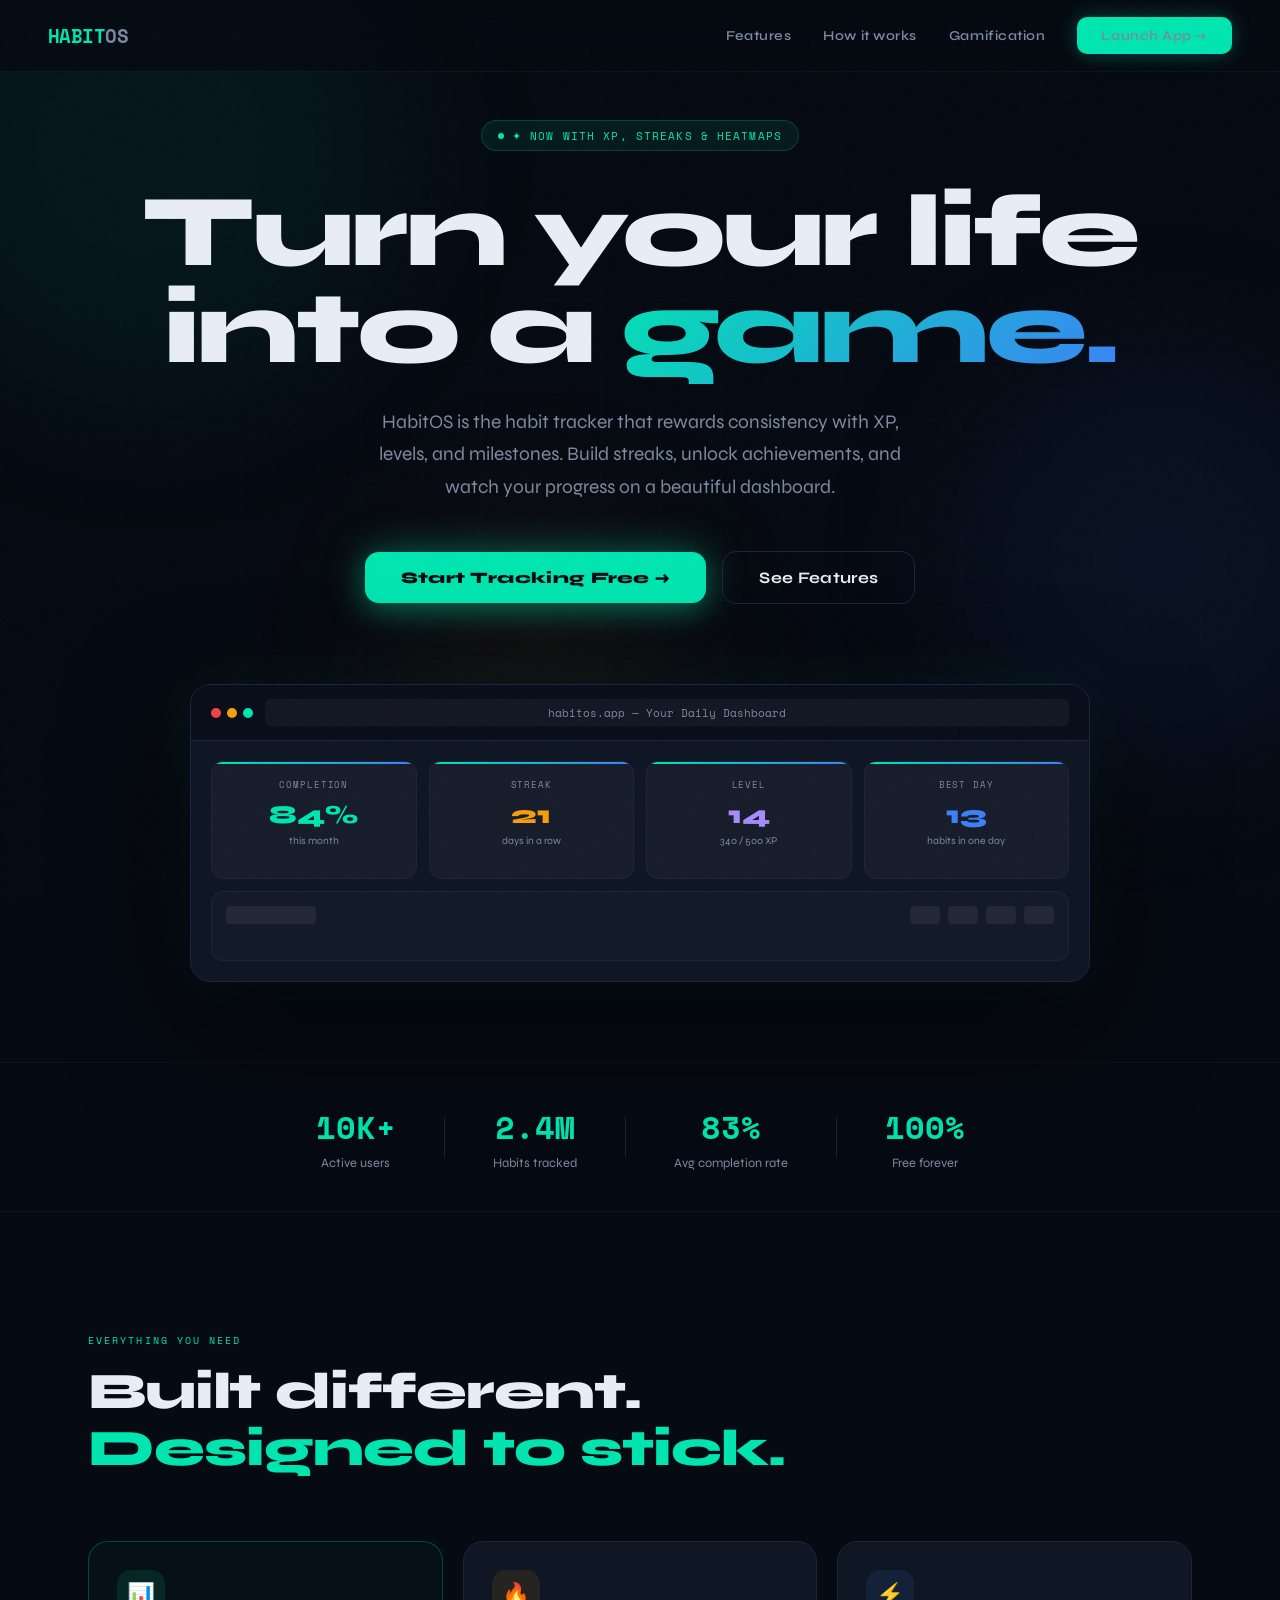
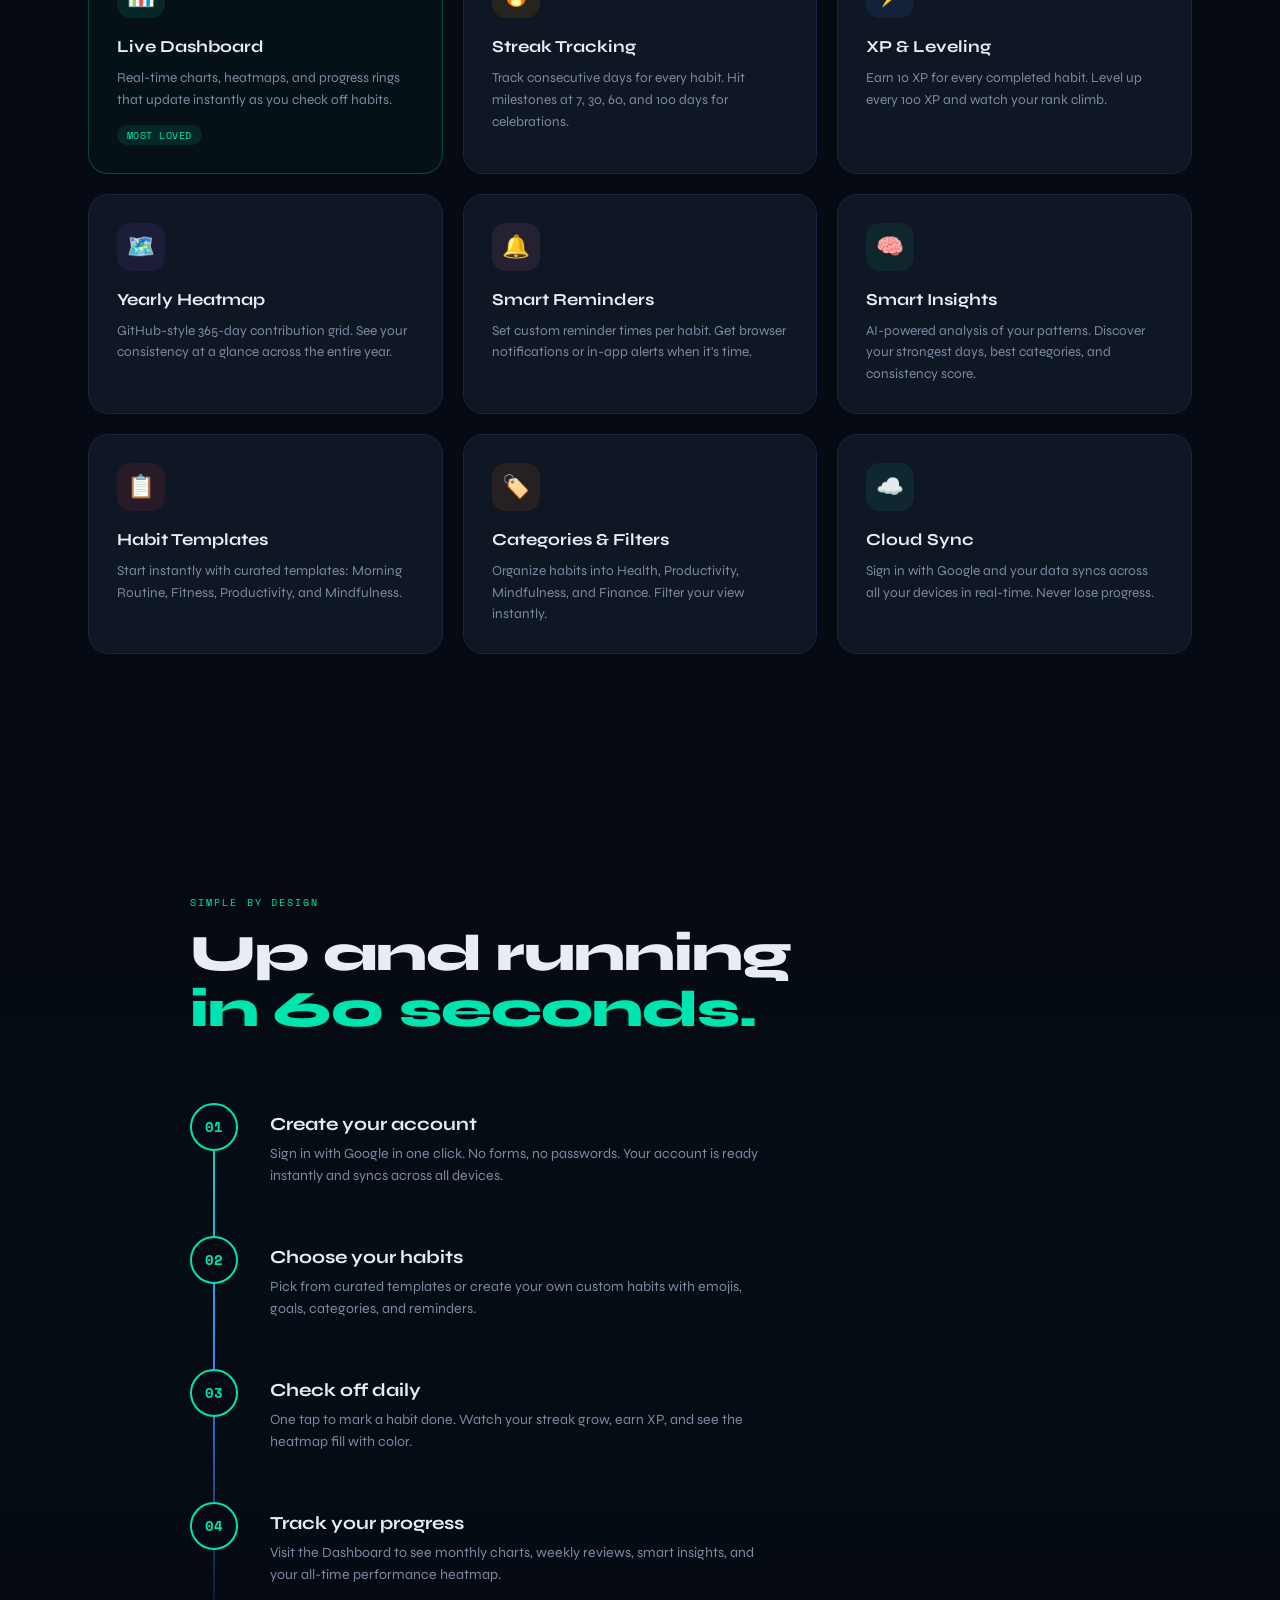
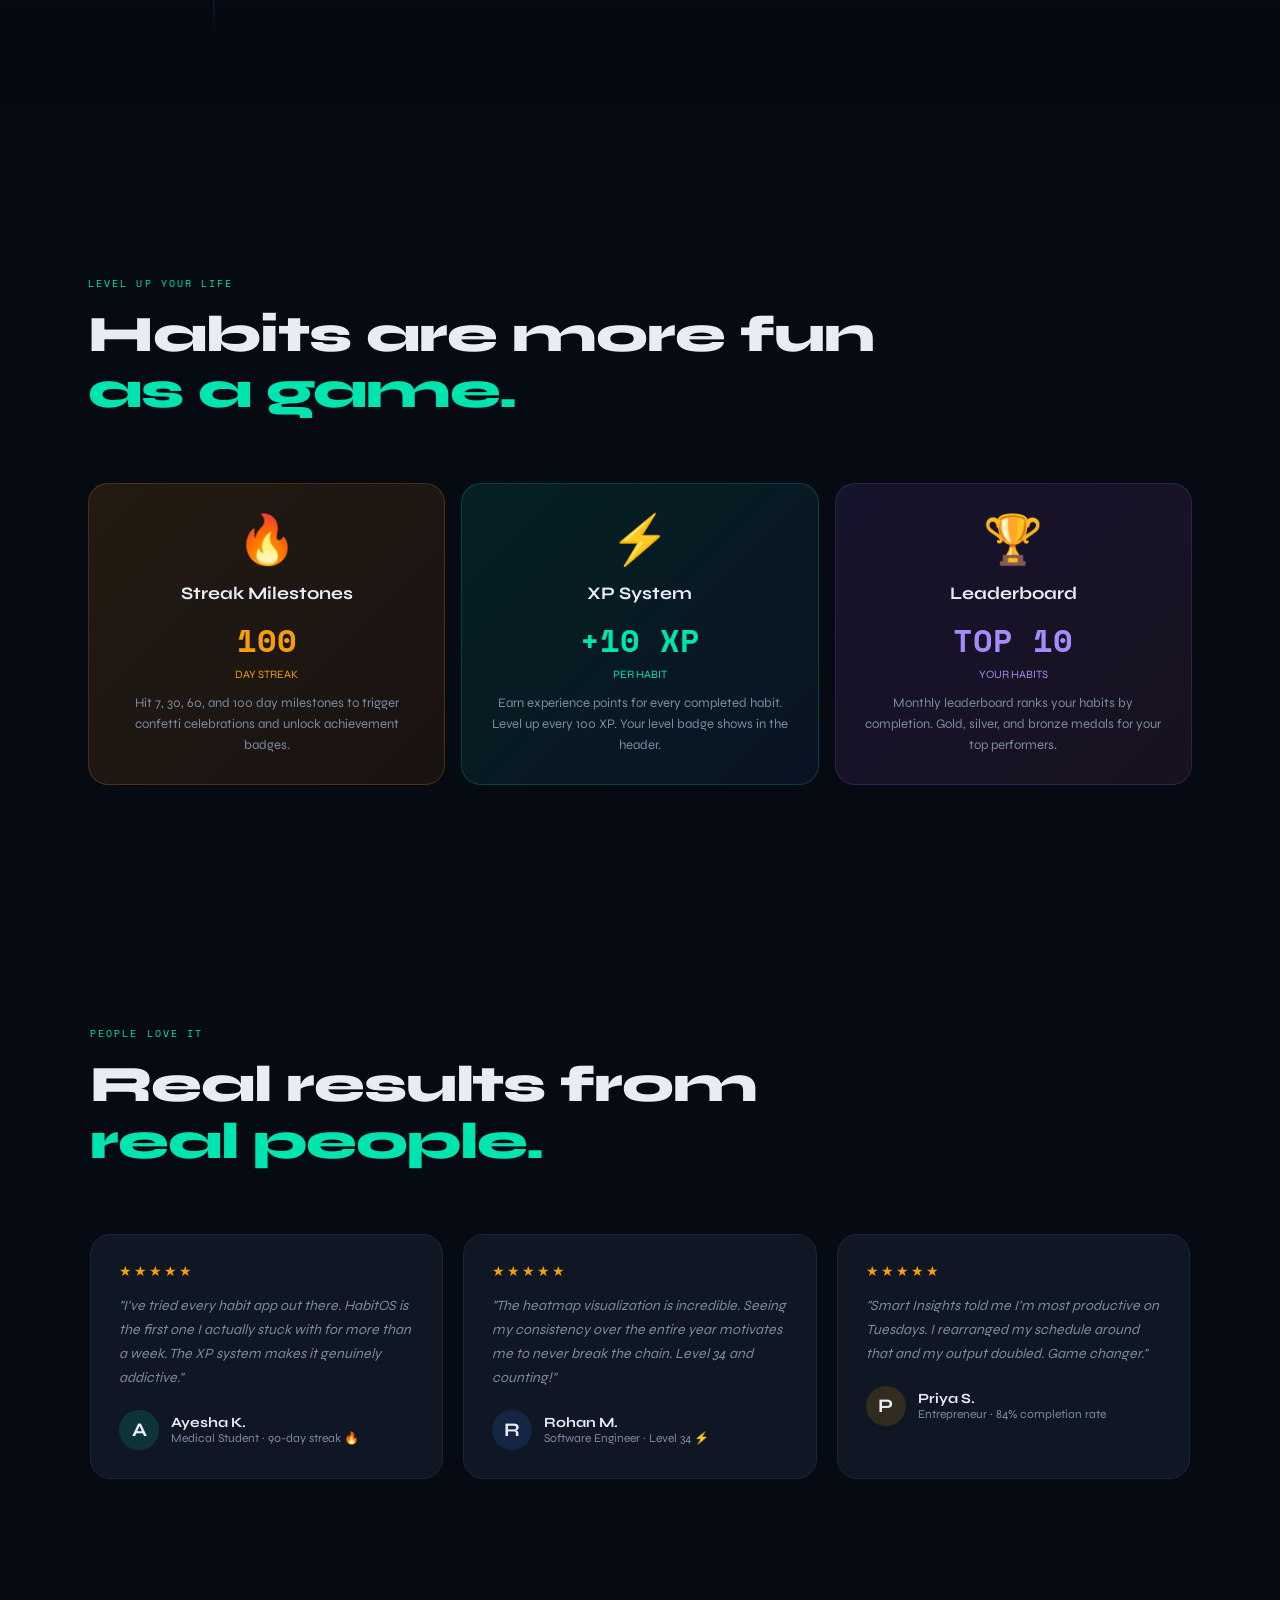
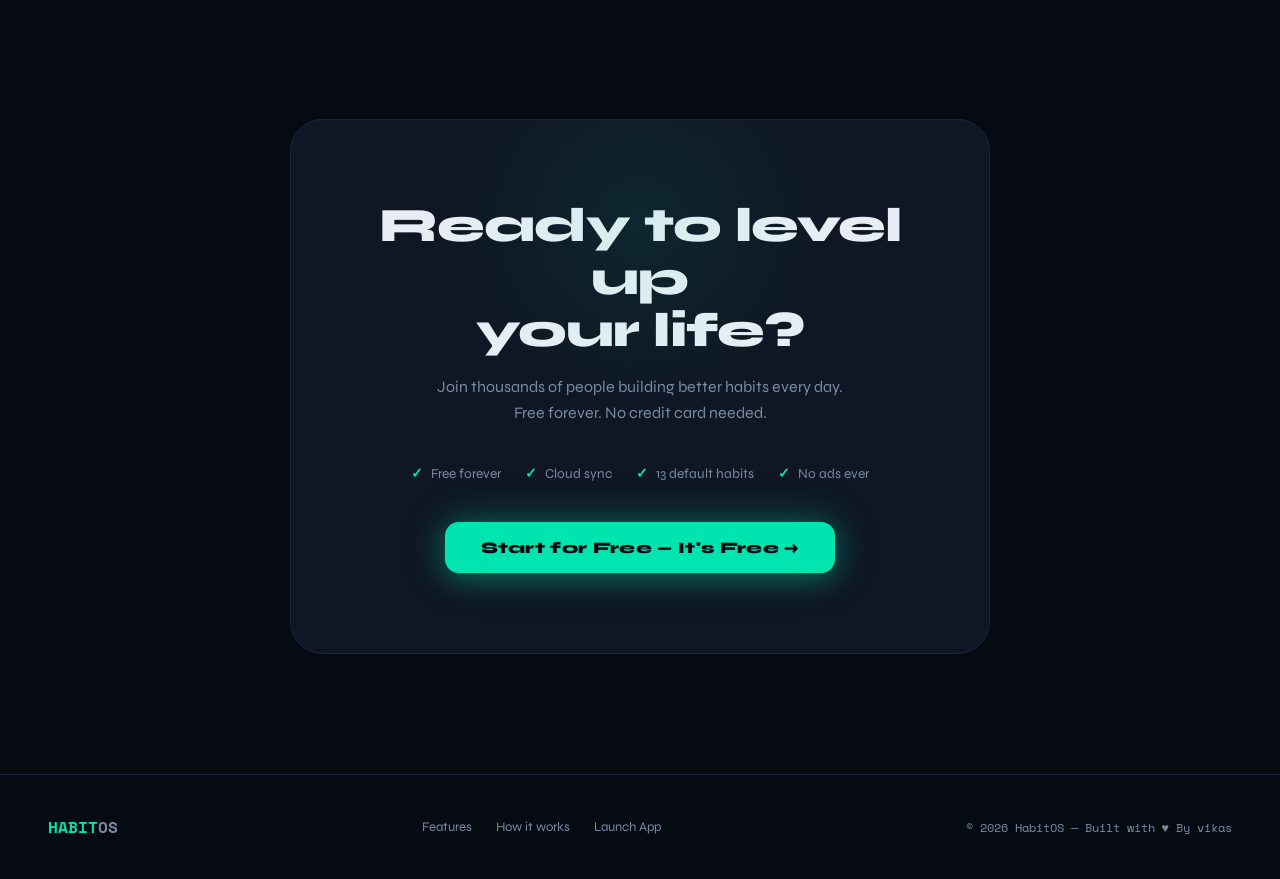
<file: index.html>
<!DOCTYPE html>
<html lang="en">
<head>
  <!-- ====== FAVICON SECTION (edit here) ====== -->
<link rel="icon" type="image/png" href="/imgs/favicon.png">
<link rel="apple-touch-icon" href="/imgs/favicon.png">
<!-- Optional: -->
<!-- <meta name="theme-color" content="#060a12"> -->
<!-- ====== /FAVICON SECTION ====== -->
<meta charset="UTF-8">
<meta name="viewport" content="width=device-width, initial-scale=1.0">
<title>HabitOS — Turn Your Life Into a Game</title>
<meta name="description" content="The habit tracker that turns your daily routine into an RPG. Track habits, earn XP, build streaks, and level up your life.">
<link rel="preconnect" href="https://fonts.googleapis.com">
<link href="https://fonts.googleapis.com/css2?family=Space+Mono:wght@400;700&family=Clash+Display:wght@400;500;600;700&family=Syne:wght@400;600;700;800&display=swap" rel="stylesheet">
<style>
:root {
  --bg: #060a12;
  --bg2: #0a0e1a;
  --surface: #0f1624;
  --border: #1a2640;
  --accent: #00e5b0;
  --accent2: #3b82f6;
  --accent3: #f59e0b;
  --pink: #f472b6;
  --text: #e8edf5;
  --text2: #7a8aa0;
  --glow: 0 0 40px rgba(0,229,176,0.2);
}

*, *::before, *::after { box-sizing: border-box; margin: 0; padding: 0; }

html { scroll-behavior: smooth; }

body {
  background: var(--bg);
  color: var(--text);
  font-family: 'Syne', sans-serif;
  overflow-x: hidden;
  cursor: default;
}

/* ── NOISE OVERLAY ── */
body::after {
  content: '';
  position: fixed; inset: 0; z-index: 1000;
  background-image: url("data:image/svg+xml,%3Csvg viewBox='0 0 256 256' xmlns='http://www.w3.org/2000/svg'%3E%3Cfilter id='noise'%3E%3CfeTurbulence type='fractalNoise' baseFrequency='0.9' numOctaves='4' stitchTiles='stitch'/%3E%3C/filter%3E%3Crect width='100%25' height='100%25' filter='url(%23noise)' opacity='0.03'/%3E%3C/svg%3E");
  pointer-events: none; opacity: 0.4;
}

/* ── ANIMATED BG ORBS ── */
.orb {
  position: fixed; border-radius: 50%;
  filter: blur(80px); pointer-events: none; z-index: 0;
  animation: orbFloat 8s ease-in-out infinite;
}
.orb-1 { width: 500px; height: 500px; background: rgba(0,229,176,0.06); top: -100px; left: -100px; animation-delay: 0s; }
.orb-2 { width: 400px; height: 400px; background: rgba(59,130,246,0.07); top: 40%; right: -80px; animation-delay: -3s; }
.orb-3 { width: 300px; height: 300px; background: rgba(245,158,11,0.05); bottom: 10%; left: 30%; animation-delay: -5s; }

@keyframes orbFloat {
  0%, 100% { transform: translate(0, 0); }
  33% { transform: translate(20px, -30px); }
  66% { transform: translate(-15px, 20px); }
}

/* ── GRID BG ── */
.grid-bg {
  position: fixed; inset: 0; z-index: 0;
  background-image:
    linear-gradient(rgba(0,229,176,0.025) 1px, transparent 1px),
    linear-gradient(90deg, rgba(0,229,176,0.025) 1px, transparent 1px);
  background-size: 60px 60px;
  mask-image: radial-gradient(ellipse 80% 80% at 50% 50%, black, transparent);
}

/* ── NAVBAR ── */
nav {
  position: fixed; top: 0; left: 0; right: 0; z-index: 100;
  padding: 0 48px;
  height: 72px;
  display: flex; align-items: center; justify-content: space-between;
  background: rgba(6,10,18,0.8);
  backdrop-filter: blur(20px);
  border-bottom: 1px solid rgba(255,255,255,0.04);
}
.nav-logo {
  font-family: 'Space Mono', monospace;
  font-size: 1.2rem; font-weight: 700;
  color: var(--accent); letter-spacing: -0.03em;
  text-decoration: none;
}
.nav-logo span { color: var(--text2); }
.nav-links { display: flex; align-items: center; gap: 32px; }
.nav-links a {
  color: var(--text2); text-decoration: none;
  font-size: 0.85rem; font-weight: 600; letter-spacing: 0.04em;
  transition: color 0.2s;
}
.nav-links a:hover { color: var(--text); }
.nav-cta {
  background: var(--accent); color: #060a12;
  padding: 10px 24px; border-radius: 10px;
  font-weight: 700; font-size: 0.85rem;
  text-decoration: none; letter-spacing: 0.04em;
  transition: all 0.2s;
  box-shadow: 0 0 20px rgba(0,229,176,0.3);
}
.nav-cta:hover {
  box-shadow: 0 0 40px rgba(0,229,176,0.5);
  transform: translateY(-1px);
  color: #060a12 !important;
}

/* ── SECTIONS ── */
section { position: relative; z-index: 1; }

/* ── HERO ── */
.hero {
  min-height: 100vh;
  display: flex; flex-direction: column;
  align-items: center; justify-content: center;
  text-align: center;
  padding: 120px 24px 80px;
}

.hero-badge {
  display: inline-flex; align-items: center; gap: 8px;
  background: rgba(0,229,176,0.08);
  border: 1px solid rgba(0,229,176,0.2);
  border-radius: 99px; padding: 6px 16px;
  font-family: 'Space Mono', monospace;
  font-size: 0.7rem; color: var(--accent);
  letter-spacing: 0.1em; margin-bottom: 32px;
  animation: fadeUp 0.6s ease both;
}
.hero-badge::before {
  content: ''; width: 6px; height: 6px;
  background: var(--accent); border-radius: 50%;
  animation: pulse 2s infinite;
}
@keyframes pulse { 0%,100%{opacity:1;} 50%{opacity:0.3;} }

.hero-title {
  font-family: 'Syne', sans-serif;
  font-size: clamp(3rem, 8vw, 6.5rem);
  font-weight: 800;
  line-height: 0.95;
  letter-spacing: -0.03em;
  margin-bottom: 28px;
  animation: fadeUp 0.6s ease 0.1s both;
}
.hero-title .line1 { display: block; color: var(--text); }
.hero-title .line2 { display: block; color: var(--text); }
.hero-title .accent-word {
  background: linear-gradient(135deg, var(--accent), var(--accent2));
  -webkit-background-clip: text; -webkit-text-fill-color: transparent;
  background-clip: text;
}

.hero-sub {
  font-size: clamp(1rem, 2vw, 1.2rem);
  color: var(--text2); max-width: 560px;
  line-height: 1.7; margin-bottom: 48px;
  animation: fadeUp 0.6s ease 0.2s both;
}

.hero-ctas {
  display: flex; align-items: center; gap: 16px; flex-wrap: wrap; justify-content: center;
  animation: fadeUp 0.6s ease 0.3s both;
  margin-bottom: 80px;
}
.btn-hero-primary {
  background: var(--accent); color: #060a12;
  padding: 16px 36px; border-radius: 14px;
  font-family: 'Syne', sans-serif; font-weight: 800;
  font-size: 1rem; text-decoration: none;
  letter-spacing: 0.02em;
  box-shadow: 0 0 40px rgba(0,229,176,0.35), 0 8px 24px rgba(0,229,176,0.2);
  transition: all 0.2s;
  border: none; cursor: pointer;
}
.btn-hero-primary:hover {
  transform: translateY(-3px);
  box-shadow: 0 0 60px rgba(0,229,176,0.5), 0 12px 32px rgba(0,229,176,0.25);
}
.btn-hero-ghost {
  background: transparent; color: var(--text);
  padding: 16px 36px; border-radius: 14px;
  font-family: 'Syne', sans-serif; font-weight: 700;
  font-size: 1rem; text-decoration: none;
  border: 1px solid var(--border); letter-spacing: 0.02em;
  transition: all 0.2s;
}
.btn-hero-ghost:hover { border-color: var(--text2); transform: translateY(-2px); }

/* App preview mockup */
.hero-mockup {
  width: 100%; max-width: 900px;
  background: var(--surface);
  border: 1px solid var(--border);
  border-radius: 20px;
  overflow: hidden;
  box-shadow: 0 40px 120px rgba(0,0,0,0.6), 0 0 60px rgba(0,229,176,0.08);
  animation: fadeUp 0.8s ease 0.4s both;
  position: relative;
}
.mockup-bar {
  background: rgba(10,14,26,0.9);
  border-bottom: 1px solid var(--border);
  padding: 14px 20px;
  display: flex; align-items: center; gap: 12px;
}
.mockup-dots { display: flex; gap: 6px; }
.mockup-dots span { width: 10px; height: 10px; border-radius: 50%; }
.mockup-dots span:nth-child(1) { background: #ef4444; }
.mockup-dots span:nth-child(2) { background: #f59e0b; }
.mockup-dots span:nth-child(3) { background: #00e5b0; }
.mockup-url {
  flex: 1; background: rgba(255,255,255,0.04); border-radius: 6px;
  padding: 5px 14px; font-family: 'Space Mono', monospace;
  font-size: 0.7rem; color: var(--text2); text-align: center;
}

.mockup-content {
  padding: 20px;
  display: grid; grid-template-columns: 1fr 1fr 1fr 1fr; gap: 12px;
  min-height: 240px;
}
.mock-stat {
  background: rgba(255,255,255,0.03); border: 1px solid var(--border);
  border-radius: 12px; padding: 16px;
  position: relative; overflow: hidden;
}
.mock-stat::before {
  content: ''; position: absolute; top: 0; left: 0; right: 0; height: 2px;
  background: linear-gradient(90deg, var(--accent), var(--accent2));
}
.mock-stat-label { font-family: 'Space Mono', monospace; font-size: 0.55rem; color: var(--text2); letter-spacing: 0.1em; margin-bottom: 8px; }
.mock-stat-value { font-size: 1.6rem; font-weight: 800; color: var(--accent); }
.mock-stat-sub { font-size: 0.65rem; color: var(--text2); margin-top: 4px; }

.mock-grid {
  grid-column: 1 / -1;
  background: rgba(255,255,255,0.02); border: 1px solid var(--border);
  border-radius: 12px; padding: 14px; overflow: hidden;
}
.mock-grid-header { display: flex; gap: 4px; margin-bottom: 8px; }
.mock-gh { height: 18px; background: rgba(255,255,255,0.06); border-radius: 4px; }
.mock-grid-rows { display: flex; flex-direction: column; gap: 6px; }
.mock-row { display: flex; align-items: center; gap: 6px; }
.mock-row-label { width: 100px; height: 10px; background: rgba(255,255,255,0.06); border-radius: 3px; flex-shrink: 0; }
.mock-cells { display: flex; gap: 3px; }
.mock-cell { width: 18px; height: 18px; border-radius: 3px; }
.mc-done { background: rgba(0,229,176,0.5); }
.mc-empty { background: rgba(255,255,255,0.05); }
.mc-partial { background: rgba(0,229,176,0.2); }

/* ── SOCIAL PROOF ── */
.social-proof {
  padding: 40px 48px;
  display: flex; align-items: center; justify-content: center; gap: 48px;
  flex-wrap: wrap;
  border-top: 1px solid rgba(255,255,255,0.04);
  border-bottom: 1px solid rgba(255,255,255,0.04);
}
.sp-stat { text-align: center; }
.sp-num { font-family: 'Space Mono', monospace; font-size: 2rem; font-weight: 700; color: var(--accent); }
.sp-label { font-size: 0.8rem; color: var(--text2); margin-top: 4px; }
.sp-divider { width: 1px; height: 40px; background: var(--border); }

/* ── FEATURES ── */
.features {
  padding: 120px 48px;
  max-width: 1200px; margin: 0 auto;
}
.section-tag {
  font-family: 'Space Mono', monospace;
  font-size: 0.65rem; color: var(--accent);
  letter-spacing: 0.2em; text-transform: uppercase;
  margin-bottom: 16px; display: block;
}
.section-title {
  font-size: clamp(2rem, 4vw, 3.2rem);
  font-weight: 800; line-height: 1.1;
  letter-spacing: -0.02em; margin-bottom: 64px;
}
.section-title span { color: var(--accent); }

.features-grid {
  display: grid;
  grid-template-columns: repeat(3, 1fr);
  gap: 20px;
}
.feature-card {
  background: var(--surface);
  border: 1px solid var(--border);
  border-radius: 20px; padding: 28px;
  transition: all 0.3s;
  position: relative; overflow: hidden;
}
.feature-card::before {
  content: ''; position: absolute;
  inset: 0; border-radius: 20px;
  background: radial-gradient(circle at top left, rgba(0,229,176,0.04), transparent 60%);
  opacity: 0; transition: opacity 0.3s;
}
.feature-card:hover { border-color: rgba(0,229,176,0.3); transform: translateY(-4px); box-shadow: 0 20px 60px rgba(0,0,0,0.3); }
.feature-card:hover::before { opacity: 1; }
.feature-card.featured { border-color: rgba(0,229,176,0.25); background: rgba(0,229,176,0.03); }

.feat-icon {
  width: 48px; height: 48px; border-radius: 14px;
  display: flex; align-items: center; justify-content: center;
  font-size: 1.4rem; margin-bottom: 18px;
}
.feat-title { font-size: 1.05rem; font-weight: 700; margin-bottom: 10px; }
.feat-desc { font-size: 0.85rem; color: var(--text2); line-height: 1.6; }
.feat-badge {
  display: inline-block; margin-top: 14px;
  font-family: 'Space Mono', monospace; font-size: 0.6rem;
  color: var(--accent); background: rgba(0,229,176,0.1);
  border-radius: 99px; padding: 3px 10px; letter-spacing: 0.05em;
}

/* ── HOW IT WORKS ── */
.how-it-works {
  padding: 120px 48px;
  background: linear-gradient(180deg, transparent, rgba(0,229,176,0.02), transparent);
}
.hiw-inner { max-width: 900px; margin: 0 auto; }
.steps { display: flex; flex-direction: column; gap: 0; margin-top: 60px; position: relative; }
.steps::before {
  content: ''; position: absolute; left: 23px; top: 0; bottom: 0;
  width: 2px; background: linear-gradient(180deg, var(--accent), var(--accent2), transparent);
}
.step { display: flex; gap: 32px; align-items: flex-start; padding-bottom: 48px; }
.step-num {
  width: 48px; height: 48px; border-radius: 50%; flex-shrink: 0;
  background: var(--bg); border: 2px solid var(--accent);
  display: flex; align-items: center; justify-content: center;
  font-family: 'Space Mono', monospace; font-size: 0.85rem;
  font-weight: 700; color: var(--accent); position: relative; z-index: 1;
}
.step-content { padding-top: 10px; }
.step-title { font-size: 1.15rem; font-weight: 700; margin-bottom: 8px; }
.step-desc { font-size: 0.88rem; color: var(--text2); line-height: 1.6; max-width: 500px; }

/* ── GAMIFICATION SHOWCASE ── */
.game-section {
  padding: 120px 48px;
  max-width: 1200px; margin: 0 auto;
}
.game-cards { display: grid; grid-template-columns: repeat(3, 1fr); gap: 16px; margin-top: 60px; }
.game-card {
  border-radius: 20px; padding: 28px;
  position: relative; overflow: hidden; text-align: center;
}
.gc-1 { background: linear-gradient(135deg, rgba(245,158,11,0.12), rgba(249,115,22,0.08)); border: 1px solid rgba(245,158,11,0.2); }
.gc-2 { background: linear-gradient(135deg, rgba(0,229,176,0.1), rgba(59,130,246,0.08)); border: 1px solid rgba(0,229,176,0.2); }
.gc-3 { background: linear-gradient(135deg, rgba(139,92,246,0.12), rgba(244,114,182,0.08)); border: 1px solid rgba(139,92,246,0.2); }
.game-card .gc-icon { font-size: 3rem; margin-bottom: 14px; display: block; }
.game-card .gc-title { font-size: 1.1rem; font-weight: 700; margin-bottom: 8px; }
.game-card .gc-desc { font-size: 0.82rem; color: var(--text2); line-height: 1.6; }
.game-card .gc-value { font-family: 'Space Mono', monospace; font-size: 2rem; font-weight: 700; margin: 12px 0 4px; }
.gc-1 .gc-value { color: var(--accent3); }
.gc-2 .gc-value { color: var(--accent); }
.gc-3 .gc-value { color: #a78bfa; }

/* ── TESTIMONIALS ── */
.testimonials { padding: 120px 48px; }
.testi-inner { max-width: 1100px; margin: 0 auto; }
.testi-grid { display: grid; grid-template-columns: repeat(3, 1fr); gap: 20px; margin-top: 60px; }
.testi-card {
  background: var(--surface); border: 1px solid var(--border);
  border-radius: 20px; padding: 28px; transition: all 0.2s;
}
.testi-card:hover { border-color: rgba(0,229,176,0.2); transform: translateY(-3px); }
.testi-stars { color: var(--accent3); font-size: 0.9rem; margin-bottom: 14px; letter-spacing: 2px; }
.testi-text { font-size: 0.88rem; color: var(--text2); line-height: 1.7; margin-bottom: 20px; font-style: italic; }
.testi-author { display: flex; align-items: center; gap: 12px; }
.testi-avatar {
  width: 40px; height: 40px; border-radius: 50%;
  display: flex; align-items: center; justify-content: center;
  font-size: 1.2rem; font-weight: 700; flex-shrink: 0;
}
.ta-1 { background: rgba(0,229,176,0.15); }
.ta-2 { background: rgba(59,130,246,0.15); }
.ta-3 { background: rgba(245,158,11,0.15); }
.testi-name { font-weight: 700; font-size: 0.88rem; }
.testi-role { font-size: 0.75rem; color: var(--text2); }

/* ── CTA SECTION ── */
.cta-section {
  padding: 120px 48px;
  text-align: center;
}
.cta-inner {
  max-width: 700px; margin: 0 auto;
  background: var(--surface);
  border: 1px solid var(--border);
  border-radius: 32px; padding: 80px 60px;
  position: relative; overflow: hidden;
}
.cta-inner::before {
  content: ''; position: absolute; top: -100px; left: 50%; transform: translateX(-50%);
  width: 400px; height: 400px; border-radius: 50%;
  background: radial-gradient(circle, rgba(0,229,176,0.08), transparent 70%);
  pointer-events: none;
}
.cta-title { font-size: clamp(2rem, 4vw, 3rem); font-weight: 800; line-height: 1.1; margin-bottom: 16px; letter-spacing: -0.02em; }
.cta-sub { color: var(--text2); font-size: 1rem; margin-bottom: 40px; line-height: 1.6; }
.cta-features { display: flex; justify-content: center; gap: 24px; flex-wrap: wrap; margin-bottom: 40px; }
.cta-feat { display: flex; align-items: center; gap: 8px; font-size: 0.85rem; color: var(--text2); }
.cta-feat::before { content: '✓'; color: var(--accent); font-weight: 700; }

/* ── FOOTER ── */
footer {
  border-top: 1px solid var(--border);
  padding: 40px 48px;
  display: flex; align-items: center; justify-content: space-between; flex-wrap: wrap; gap: 16px;
}
.footer-logo { font-family: 'Space Mono', monospace; font-size: 1rem; color: var(--accent); font-weight: 700; }
.footer-logo span { color: var(--text2); }
.footer-links { display: flex; gap: 24px; }
.footer-links a { color: var(--text2); text-decoration: none; font-size: 0.82rem; transition: color 0.2s; }
.footer-links a:hover { color: var(--text); }
.footer-copy { color: var(--text2); font-size: 0.78rem; font-family: 'Space Mono', monospace; }

/* ── ANIMATIONS ── */
@keyframes fadeUp {
  from { opacity: 0; transform: translateY(24px); }
  to { opacity: 1; transform: translateY(0); }
}
.reveal {
  opacity: 0; transform: translateY(32px);
  transition: opacity 0.7s ease, transform 0.7s ease;
}
.reveal.visible { opacity: 1; transform: translateY(0); }

/* ── MOBILE ── */
@media (max-width: 768px) {
  nav { padding: 0 20px; }
  .nav-links { display: none; }
  .features { padding: 80px 20px; }
  .features-grid { grid-template-columns: 1fr; }
  .game-cards { grid-template-columns: 1fr; }
  .testi-grid { grid-template-columns: 1fr; }
  .how-it-works { padding: 80px 20px; }
  .social-proof { padding: 40px 20px; gap: 24px; }
  .sp-divider { display: none; }
  .cta-inner { padding: 48px 28px; }
  footer { flex-direction: column; text-align: center; padding: 32px 20px; }
  .mockup-content { grid-template-columns: 1fr 1fr; }
}
</style>
</head>
<body>

<div class="grid-bg"></div>
<div class="orb orb-1"></div>
<div class="orb orb-2"></div>
<div class="orb orb-3"></div>

<!-- ── NAVBAR ── -->
<nav>
  <a href="#" class="nav-logo">HABIT<span>OS</span></a>
  <div class="nav-links">
    <a href="#features">Features</a>
    <a href="#how-it-works">How it works</a>
    <a href="#gamification">Gamification</a>
    <a href="app.html" class="nav-cta">Launch App →</a>
  </div>
</nav>

<!-- ── HERO ── -->
<section class="hero">
  <div class="hero-badge">✦ NOW WITH XP, STREAKS & HEATMAPS</div>

  <h1 class="hero-title">
    <span class="line1">Turn your life</span>
    <span class="line2">into a <span class="accent-word">game.</span></span>
  </h1>

  <p class="hero-sub">
    HabitOS is the habit tracker that rewards consistency with XP, levels, and milestones.
    Build streaks, unlock achievements, and watch your progress on a beautiful dashboard.
  </p>

  <div class="hero-ctas">
    <a href="app.html" class="btn-hero-primary">Start Tracking Free →</a>
    <a href="#features" class="btn-hero-ghost">See Features</a>
  </div>

  <!-- App mockup -->
  <div class="hero-mockup">
    <div class="mockup-bar">
      <div class="mockup-dots">
        <span></span><span></span><span></span>
      </div>
      <div class="mockup-url">habitos.app — Your Daily Dashboard</div>
    </div>
    <div class="mockup-content">
      <div class="mock-stat">
        <div class="mock-stat-label">COMPLETION</div>
        <div class="mock-stat-value">84%</div>
        <div class="mock-stat-sub">this month</div>
      </div>
      <div class="mock-stat">
        <div class="mock-stat-label">STREAK</div>
        <div class="mock-stat-value" style="color:var(--accent3)">21</div>
        <div class="mock-stat-sub">days in a row</div>
      </div>
      <div class="mock-stat">
        <div class="mock-stat-label">LEVEL</div>
        <div class="mock-stat-value" style="color:#a78bfa">14</div>
        <div class="mock-stat-sub">340 / 500 XP</div>
      </div>
      <div class="mock-stat">
        <div class="mock-stat-label">BEST DAY</div>
        <div class="mock-stat-value" style="color:var(--accent2)">13</div>
        <div class="mock-stat-sub">habits in one day</div>
      </div>
      <div class="mock-grid" style="grid-column:1/-1">
        <div class="mock-grid-header">
          <div class="mock-gh" style="width:90px"></div>
          <div style="flex:1"></div>
          <div class="mock-gh" style="width:30px"></div>
          <div class="mock-gh" style="width:30px;margin-left:4px"></div>
          <div class="mock-gh" style="width:30px;margin-left:4px"></div>
          <div class="mock-gh" style="width:30px;margin-left:4px"></div>
        </div>
        <!-- <div class="mock-grid-rows">
          ${[
            [1,1,1,1,1,1,0,1,1,1,1,1,1,1],
            [1,1,0,1,1,1,1,1,1,0,1,1,1,1],
            [1,1,1,1,1,0,1,1,1,1,1,1,0,1],
            [0,1,1,1,1,1,1,1,0,1,1,1,1,1],
            [1,1,1,0,1,1,1,1,1,1,1,0,1,1],
          ].map(row => `
            <div class="mock-row">
              <div class="mock-row-label"></div>
              <div class="mock-cells">${row.map(v => `<div class="mock-cell ${v ? 'mc-done' : 'mc-empty'}"></div>`).join('')}</div>
            </div>
          `).join('')}
        </div> -->
      </div>
    </div>
  </div>
</section>

<!-- ── SOCIAL PROOF ── -->
<div class="social-proof reveal">
  <div class="sp-stat">
    <div class="sp-num">10K+</div>
    <div class="sp-label">Active users</div>
  </div>
  <div class="sp-divider"></div>
  <div class="sp-stat">
    <div class="sp-num">2.4M</div>
    <div class="sp-label">Habits tracked</div>
  </div>
  <div class="sp-divider"></div>
  <div class="sp-stat">
    <div class="sp-num">83%</div>
    <div class="sp-label">Avg completion rate</div>
  </div>
  <div class="sp-divider"></div>
  <div class="sp-stat">
    <div class="sp-num">100%</div>
    <div class="sp-label">Free forever</div>
  </div>
</div>

<!-- ── FEATURES ── -->
<section class="features" id="features">
  <span class="section-tag reveal">Everything you need</span>
  <h2 class="section-title reveal">Built different.<br><span>Designed to stick.</span></h2>

  <div class="features-grid">
    <div class="feature-card featured reveal">
      <div class="feat-icon" style="background:rgba(0,229,176,0.1)">📊</div>
      <div class="feat-title">Live Dashboard</div>
      <div class="feat-desc">Real-time charts, heatmaps, and progress rings that update instantly as you check off habits.</div>
      <span class="feat-badge">MOST LOVED</span>
    </div>
    <div class="feature-card reveal" style="transition-delay:0.05s">
      <div class="feat-icon" style="background:rgba(245,158,11,0.1)">🔥</div>
      <div class="feat-title">Streak Tracking</div>
      <div class="feat-desc">Track consecutive days for every habit. Hit milestones at 7, 30, 60, and 100 days for celebrations.</div>
    </div>
    <div class="feature-card reveal" style="transition-delay:0.1s">
      <div class="feat-icon" style="background:rgba(59,130,246,0.1)">⚡</div>
      <div class="feat-title">XP & Leveling</div>
      <div class="feat-desc">Earn 10 XP for every completed habit. Level up every 100 XP and watch your rank climb.</div>
    </div>
    <div class="feature-card reveal" style="transition-delay:0.15s">
      <div class="feat-icon" style="background:rgba(139,92,246,0.1)">🗺️</div>
      <div class="feat-title">Yearly Heatmap</div>
      <div class="feat-desc">GitHub-style 365-day contribution grid. See your consistency at a glance across the entire year.</div>
    </div>
    <div class="feature-card reveal" style="transition-delay:0.2s">
      <div class="feat-icon" style="background:rgba(244,114,182,0.1)">🔔</div>
      <div class="feat-title">Smart Reminders</div>
      <div class="feat-desc">Set custom reminder times per habit. Get browser notifications or in-app alerts when it's time.</div>
    </div>
    <div class="feature-card reveal" style="transition-delay:0.25s">
      <div class="feat-icon" style="background:rgba(16,185,129,0.1)">🧠</div>
      <div class="feat-title">Smart Insights</div>
      <div class="feat-desc">AI-powered analysis of your patterns. Discover your strongest days, best categories, and consistency score.</div>
    </div>
    <div class="feature-card reveal" style="transition-delay:0.3s">
      <div class="feat-icon" style="background:rgba(239,68,68,0.1)">📋</div>
      <div class="feat-title">Habit Templates</div>
      <div class="feat-desc">Start instantly with curated templates: Morning Routine, Fitness, Productivity, and Mindfulness.</div>
    </div>
    <div class="feature-card reveal" style="transition-delay:0.35s">
      <div class="feat-icon" style="background:rgba(249,115,22,0.1)">🏷️</div>
      <div class="feat-title">Categories & Filters</div>
      <div class="feat-desc">Organize habits into Health, Productivity, Mindfulness, and Finance. Filter your view instantly.</div>
    </div>
    <div class="feature-card reveal" style="transition-delay:0.4s">
      <div class="feat-icon" style="background:rgba(20,184,166,0.1)">☁️</div>
      <div class="feat-title">Cloud Sync</div>
      <div class="feat-desc">Sign in with Google and your data syncs across all your devices in real-time. Never lose progress.</div>
    </div>
  </div>
</section>

<!-- ── HOW IT WORKS ── -->
<section class="how-it-works" id="how-it-works">
  <div class="hiw-inner">
    <span class="section-tag reveal">Simple by design</span>
    <h2 class="section-title reveal">Up and running<br><span>in 60 seconds.</span></h2>

    <div class="steps">
      <div class="step reveal">
        <div class="step-num">01</div>
        <div class="step-content">
          <div class="step-title">Create your account</div>
          <div class="step-desc">Sign in with Google in one click. No forms, no passwords. Your account is ready instantly and syncs across all devices.</div>
        </div>
      </div>
      <div class="step reveal">
        <div class="step-num">02</div>
        <div class="step-content">
          <div class="step-title">Choose your habits</div>
          <div class="step-desc">Pick from curated templates or create your own custom habits with emojis, goals, categories, and reminders.</div>
        </div>
      </div>
      <div class="step reveal">
        <div class="step-num">03</div>
        <div class="step-content">
          <div class="step-title">Check off daily</div>
          <div class="step-desc">One tap to mark a habit done. Watch your streak grow, earn XP, and see the heatmap fill with color.</div>
        </div>
      </div>
      <div class="step reveal">
        <div class="step-num">04</div>
        <div class="step-content">
          <div class="step-title">Track your progress</div>
          <div class="step-desc">Visit the Dashboard to see monthly charts, weekly reviews, smart insights, and your all-time performance heatmap.</div>
        </div>
      </div>
    </div>
  </div>
</section>

<!-- ── GAMIFICATION ── -->
<section class="game-section" id="gamification">
  <span class="section-tag reveal">Level up your life</span>
  <h2 class="section-title reveal">Habits are more fun<br><span>as a game.</span></h2>

  <div class="game-cards">
    <div class="game-card gc-1 reveal">
      <span class="gc-icon">🔥</span>
      <div class="gc-title">Streak Milestones</div>
      <div class="gc-value">100</div>
      <div style="font-size:0.7rem;color:var(--accent3);margin-bottom:12px">DAY STREAK</div>
      <div class="gc-desc">Hit 7, 30, 60, and 100 day milestones to trigger confetti celebrations and unlock achievement badges.</div>
    </div>
    <div class="game-card gc-2 reveal" style="transition-delay:0.1s">
      <span class="gc-icon">⚡</span>
      <div class="gc-title">XP System</div>
      <div class="gc-value">+10 XP</div>
      <div style="font-size:0.7rem;color:var(--accent);margin-bottom:12px">PER HABIT</div>
      <div class="gc-desc">Earn experience points for every completed habit. Level up every 100 XP. Your level badge shows in the header.</div>
    </div>
    <div class="game-card gc-3 reveal" style="transition-delay:0.2s">
      <span class="gc-icon">🏆</span>
      <div class="gc-title">Leaderboard</div>
      <div class="gc-value">TOP 10</div>
      <div style="font-size:0.7rem;color:#a78bfa;margin-bottom:12px">YOUR HABITS</div>
      <div class="gc-desc">Monthly leaderboard ranks your habits by completion. Gold, silver, and bronze medals for your top performers.</div>
    </div>
  </div>
</section>

<!-- ── TESTIMONIALS ── -->
<section class="testimonials">
  <div class="testi-inner">
    <span class="section-tag reveal">People love it</span>
    <h2 class="section-title reveal">Real results from<br><span>real people.</span></h2>

    <div class="testi-grid">
      <div class="testi-card reveal">
        <div class="testi-stars">★★★★★</div>
        <div class="testi-text">"I've tried every habit app out there. HabitOS is the first one I actually stuck with for more than a week. The XP system makes it genuinely addictive."</div>
        <div class="testi-author">
          <div class="testi-avatar ta-1">A</div>
          <div>
            <div class="testi-name">Ayesha K.</div>
            <div class="testi-role">Medical Student · 90-day streak 🔥</div>
          </div>
        </div>
      </div>
      <div class="testi-card reveal" style="transition-delay:0.1s">
        <div class="testi-stars">★★★★★</div>
        <div class="testi-text">"The heatmap visualization is incredible. Seeing my consistency over the entire year motivates me to never break the chain. Level 34 and counting!"</div>
        <div class="testi-author">
          <div class="testi-avatar ta-2">R</div>
          <div>
            <div class="testi-name">Rohan M.</div>
            <div class="testi-role">Software Engineer · Level 34 ⚡</div>
          </div>
        </div>
      </div>
      <div class="testi-card reveal" style="transition-delay:0.2s">
        <div class="testi-stars">★★★★★</div>
        <div class="testi-text">"Smart Insights told me I'm most productive on Tuesdays. I rearranged my schedule around that and my output doubled. Game changer."</div>
        <div class="testi-author">
          <div class="testi-avatar ta-3">P</div>
          <div>
            <div class="testi-name">Priya S.</div>
            <div class="testi-role">Entrepreneur · 84% completion rate</div>
          </div>
        </div>
      </div>
    </div>
  </div>
</section>

<!-- ── CTA ── -->
<section class="cta-section">
  <div class="cta-inner reveal">
    <h2 class="cta-title">Ready to level up<br>your life?</h2>
    <p class="cta-sub">Join thousands of people building better habits every day.<br>Free forever. No credit card needed.</p>
    <div class="cta-features">
      <span class="cta-feat">Free forever</span>
      <span class="cta-feat">Cloud sync</span>
      <span class="cta-feat">13 default habits</span>
      <span class="cta-feat">No ads ever</span>
    </div>
    <a href="app.html" class="btn-hero-primary" style="display:inline-block">Start for Free — It's Free →</a>
  </div>
</section>

<!-- ── FOOTER ── -->
<footer>
  <div class="footer-logo">HABIT<span>OS</span></div>
  <div class="footer-links">
    <a href="#features">Features</a>
    <a href="#how-it-works">How it works</a>
    <a href="app.html">Launch App</a>
  </div>
  <div class="footer-copy">© 2026 HabitOS — Built with ♥ By vikas</div>
</footer>

<script>
// ── SMART LINK FIX ──
// Works locally (file://) AND when deployed (https://)
function navigateToApp(e) {
  if (e) e.preventDefault();
  const isLocal = location.protocol === 'file:';
  if (isLocal) {
    // Build the app.html path relative to current file
    const currentPath = location.href.replace(/index\.html.*$/, '').replace(/\/$/, '');
    window.location.href = currentPath + '/app.html';
  } else {
    window.location.href = 'app.html';
  }
}

// Intercept all app.html links
document.querySelectorAll('a[href="app.html"]').forEach(link => {
  link.addEventListener('click', navigateToApp);
});

// Scroll reveal
const observer = new IntersectionObserver((entries) => {
  entries.forEach(e => { if (e.isIntersecting) { e.target.classList.add('visible'); } });
}, { threshold: 0.1, rootMargin: '0px 0px -40px 0px' });
document.querySelectorAll('.reveal').forEach(el => observer.observe(el));

// Navbar transparency on scroll
window.addEventListener('scroll', () => {
  const nav = document.querySelector('nav');
  if (window.scrollY > 50) nav.style.background = 'rgba(6,10,18,0.95)';
  else nav.style.background = 'rgba(6,10,18,0.8)';
});
</script>
</body>
</html>
</file>
